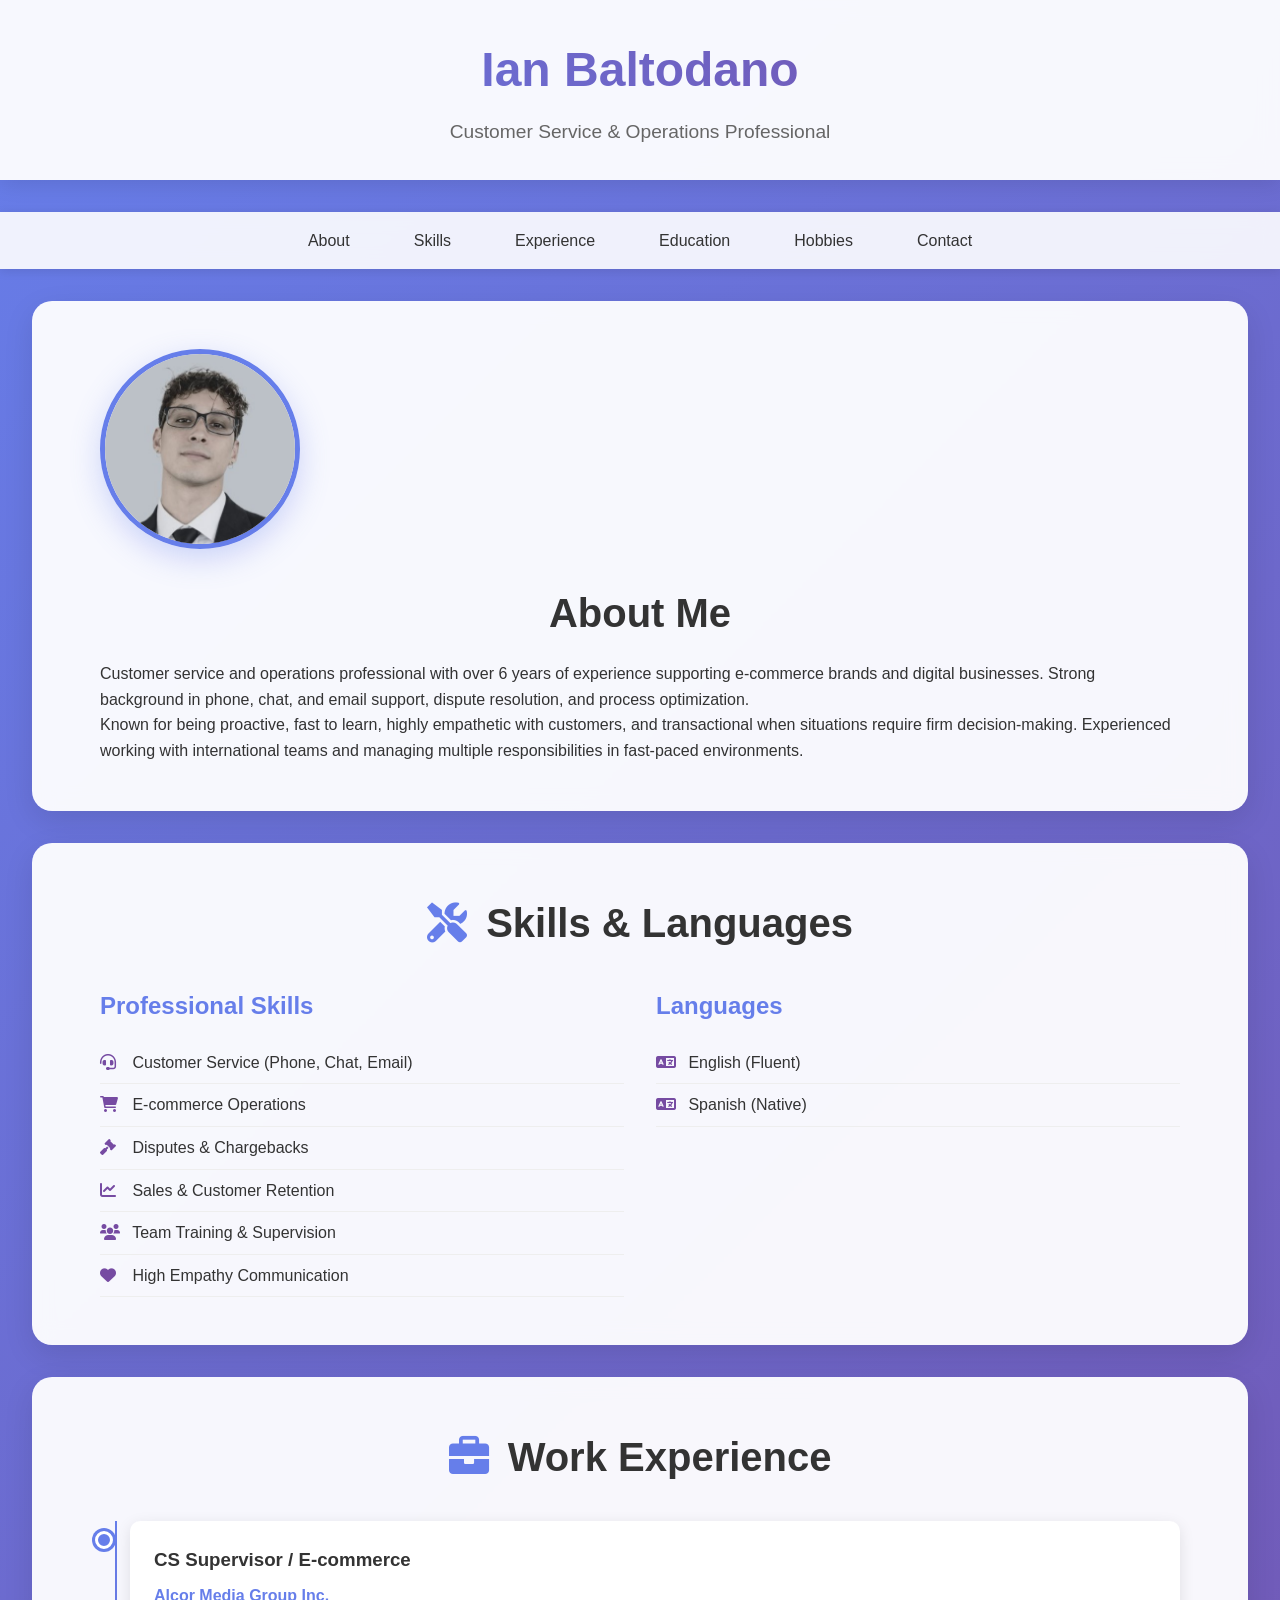
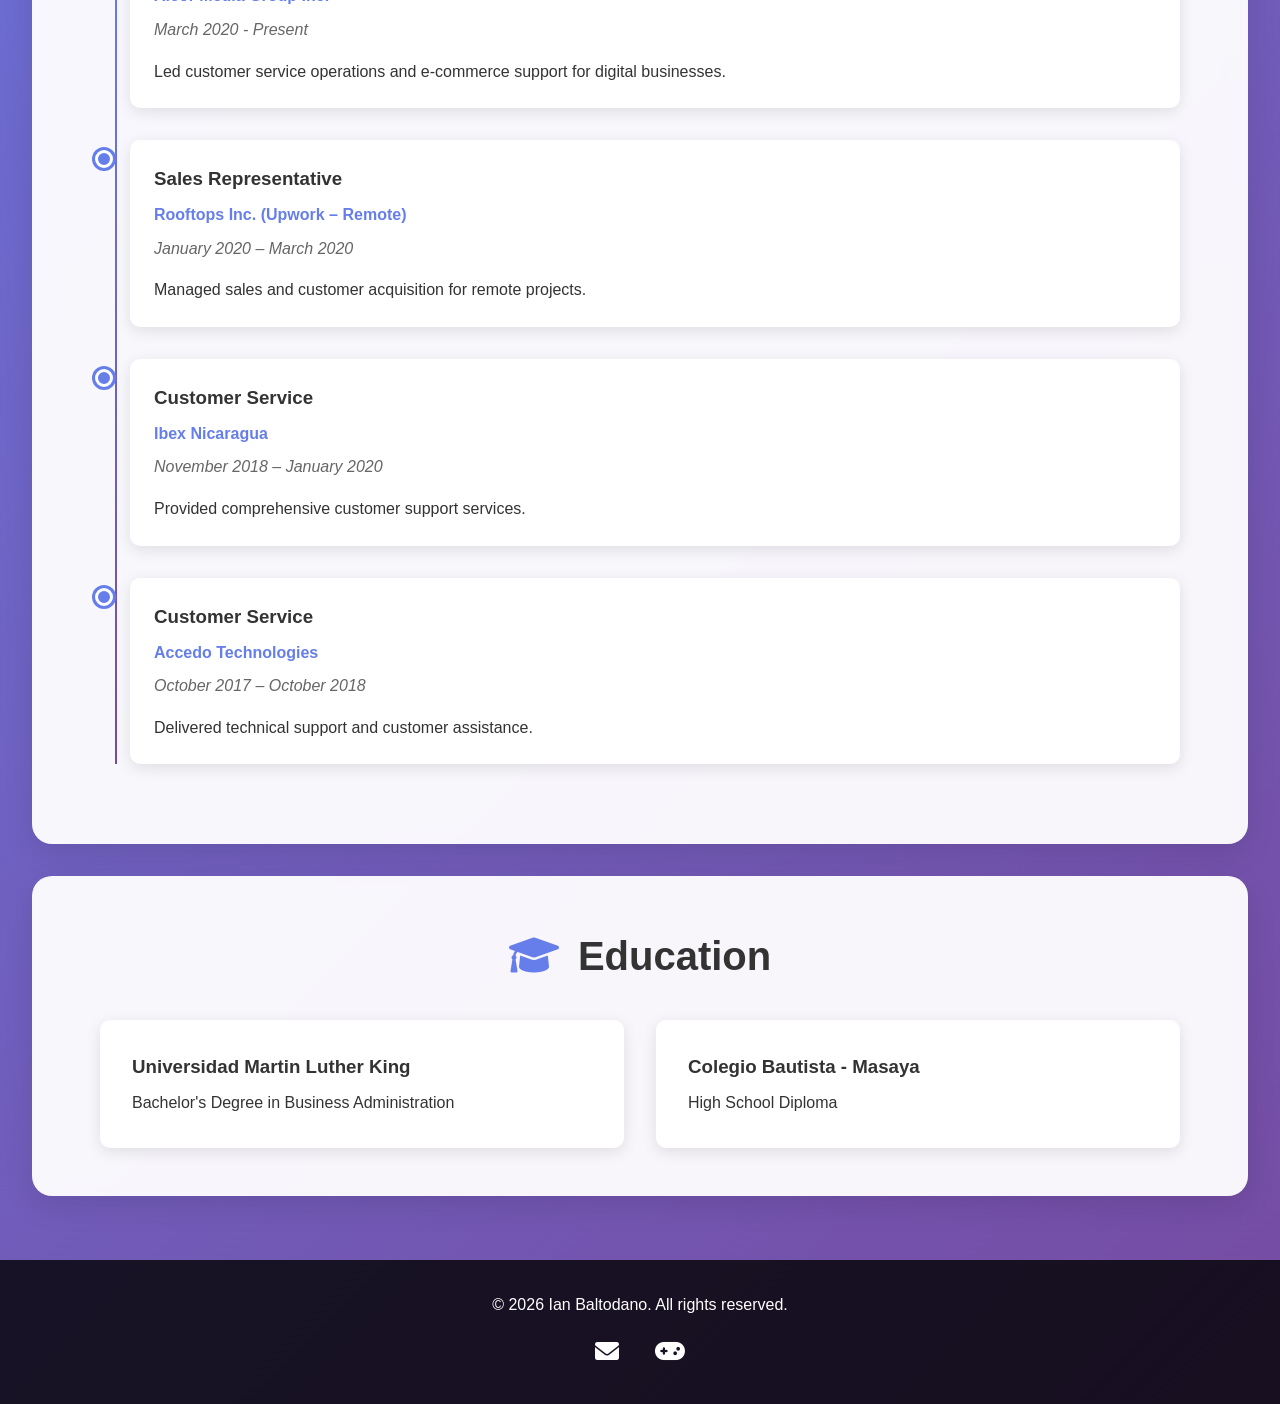
<file: index.html>
<!DOCTYPE html>
<html lang="en">
<head>
    <meta charset="UTF-8">
    <meta name="viewport" content="width=device-width, initial-scale=1.0">
    <title>Ian Baltodano - Resume</title>
    <link rel="stylesheet" href="./style.css">
    <link href="https://cdnjs.cloudflare.com/ajax/libs/font-awesome/6.0.0/css/all.min.css" rel="stylesheet">
</head>
<body>
    <header class="header">
        <div class="container">
            <h1 class="main-title">Ian Baltodano</h1>
            <p class="subtitle">Customer Service & Operations Professional</p>
        </div>
    </header>

    <nav class="nav">
        <div class="container">
            <ul>
                <li><a href="#about">About</a></li>
                <li><a href="#skills">Skills</a></li>
                <li><a href="#experience">Experience</a></li>
                <li><a href="#education">Education</a></li>
                <li><a href="./Public/Hobbies.html">Hobbies</a></li>
                <li><a href="./Public/Contact me.html">Contact</a></li>
            </ul>
        </div>
    </nav>

    <main>
        <section id="about" class="about-section">
            <div class="container">
                <div class="profile-card">
                    <div class="profile-image">
                        <img src="./Images/Profile Picture.jpg" alt="Ian Baltodano Profile Photo" />
                    </div>
                    <div class="profile-info">
                        <h2>About Me</h2>
                        <p>Customer service and operations professional with over 6 years of experience supporting e-commerce brands and digital businesses. Strong background in phone, chat, and email support, dispute resolution, and process optimization.</p>
                        <p>Known for being proactive, fast to learn, highly empathetic with customers, and transactional when situations require firm decision-making. Experienced working with international teams and managing multiple responsibilities in fast-paced environments.</p>
                    </div>
                </div>
            </div>
        </section>

        <section id="skills" class="skills-section">
            <div class="container">
                <h2><i class="fas fa-tools"></i> Skills & Languages</h2>
                <div class="skills-grid">
                    <div class="skill-category">
                        <h3>Professional Skills</h3>
                        <ul>
                            <li><i class="fas fa-headset"></i> Customer Service (Phone, Chat, Email)</li>
                            <li><i class="fas fa-shopping-cart"></i> E-commerce Operations</li>
                            <li><i class="fas fa-gavel"></i> Disputes & Chargebacks</li>
                            <li><i class="fas fa-chart-line"></i> Sales & Customer Retention</li>
                            <li><i class="fas fa-users"></i> Team Training & Supervision</li>
                            <li><i class="fas fa-heart"></i> High Empathy Communication</li>
                        </ul>
                    </div>
                    <div class="skill-category">
                        <h3>Languages</h3>
                        <ul>
                            <li><i class="fas fa-language"></i> English (Fluent)</li>
                            <li><i class="fas fa-language"></i> Spanish (Native)</li>
                        </ul>
                    </div>
                </div>
            </div>
        </section>

        <section id="experience" class="experience-section">
            <div class="container">
                <h2><i class="fas fa-briefcase"></i> Work Experience</h2>
                <div class="timeline">
                    <div class="timeline-item">
                        <div class="timeline-content">
                            <h3>CS Supervisor / E-commerce</h3>
                            <h4>Alcor Media Group Inc.</h4>
                            <p class="date">March 2020 - Present</p>
                            <p>Led customer service operations and e-commerce support for digital businesses.</p>
                        </div>
                    </div>
                    <div class="timeline-item">
                        <div class="timeline-content">
                            <h3>Sales Representative</h3>
                            <h4>Rooftops Inc. (Upwork – Remote)</h4>
                            <p class="date">January 2020 – March 2020</p>
                            <p>Managed sales and customer acquisition for remote projects.</p>
                        </div>
                    </div>
                    <div class="timeline-item">
                        <div class="timeline-content">
                            <h3>Customer Service</h3>
                            <h4>Ibex Nicaragua</h4>
                            <p class="date">November 2018 – January 2020</p>
                            <p>Provided comprehensive customer support services.</p>
                        </div>
                    </div>
                    <div class="timeline-item">
                        <div class="timeline-content">
                            <h3>Customer Service</h3>
                            <h4>Accedo Technologies</h4>
                            <p class="date">October 2017 – October 2018</p>
                            <p>Delivered technical support and customer assistance.</p>
                        </div>
                    </div>
                </div>
            </div>
        </section>

        <section id="education" class="education-section">
            <div class="container">
                <h2><i class="fas fa-graduation-cap"></i> Education</h2>
                <div class="education-grid">
                    <div class="education-item">
                        <h3>Universidad Martin Luther King</h3>
                        <p>Bachelor's Degree in Business Administration</p>
                    </div>
                    <div class="education-item">
                        <h3>Colegio Bautista - Masaya</h3>
                        <p>High School Diploma</p>
                    </div>
                </div>
            </div>
        </section>
    </main>

    <footer class="footer">
        <div class="container">
            <p>&copy; 2026 Ian Baltodano. All rights reserved.</p>
            <div class="social-links">
                <a href="./Public/Contact me.html"><i class="fas fa-envelope"></i></a>
                <a href="./Public/Hobbies.html"><i class="fas fa-gamepad"></i></a>
            </div>
        </div>
    </footer>
</body>
</html>
</file>
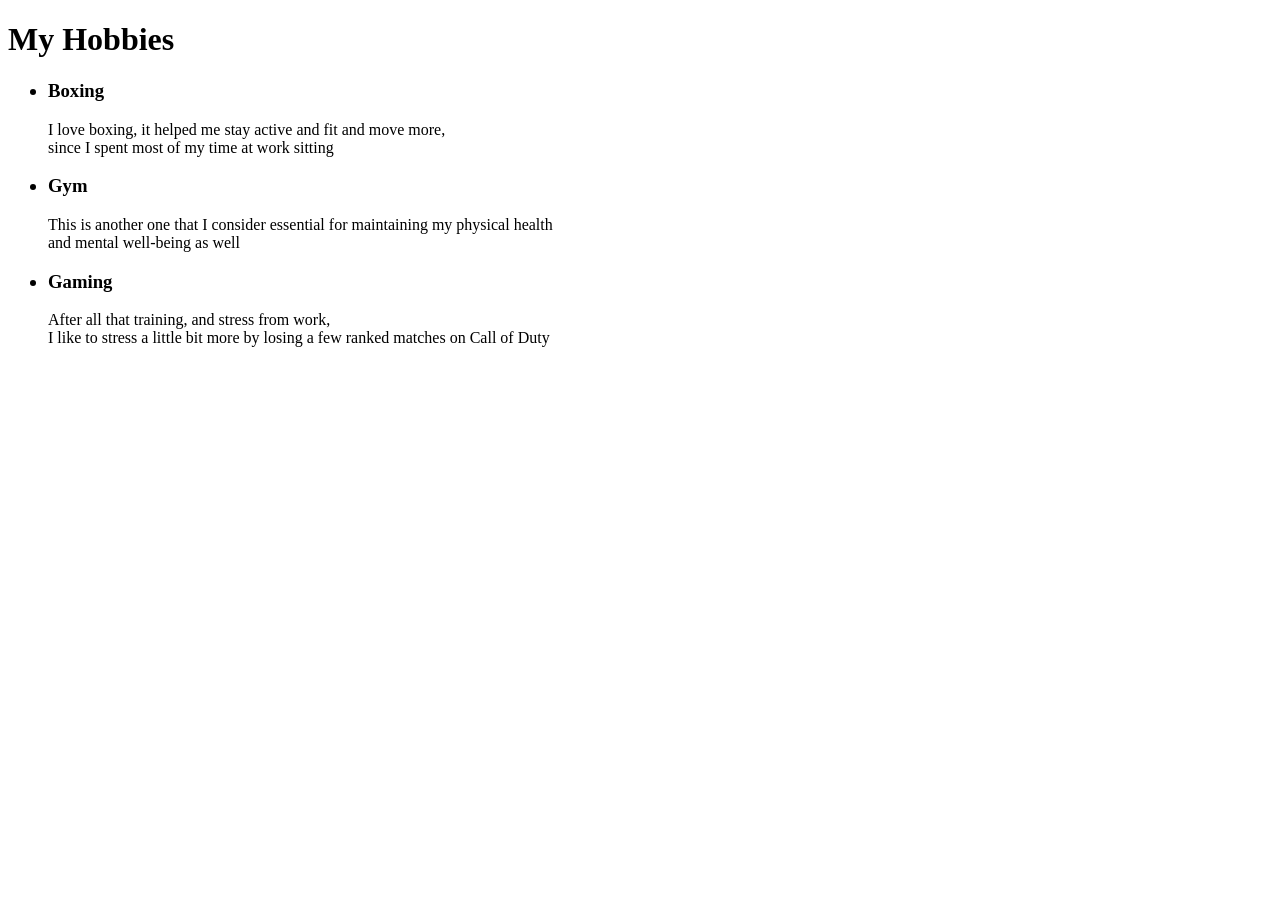
<file: Public/Hobbies.html>
<!DOCTYPE html>
<html lang="en">
<head>
    <meta charset="UTF-8">
    <meta name="Hobbies" content="width=device-width, initial-scale=1.0">
    <title>Hobbies</title>
</head>
<body>
    <h1>My Hobbies</h1>

    <ul>
        <h3><li>Boxing</li></h3>
        <p>I love boxing, it helped me stay active and fit and move more, <br />since I spent most of my time at work sitting</p>
        <h3><li>Gym</li></h3>
        <p>This is another one that I consider essential for maintaining my physical health <br />and mental well-being as well</p>
        <h3><li>Gaming</li></h3>
        <p>After all that training, and stress from work, <br />I like to stress a little bit more by losing a few ranked matches on Call of Duty</p>
    </ul>
</file>
<file: style.css>
* {
    margin: 0;
    padding: 0;
    box-sizing: border-box;
}

body {
    font-family: 'Segoe UI', Tahoma, Geneva, Verdana, sans-serif;
    line-height: 1.6;
    color: #333;
    background: linear-gradient(135deg, #667eea 0%, #764ba2 100%);
    min-height: 100vh;
}

.container {
    max-width: 1200px;
    margin: 0 auto;
    padding: 0 20px;
}


.header {
    background: rgba(255, 255, 255, 0.95);
    backdrop-filter: blur(10px);
    padding: 2rem 0;
    text-align: center;
    box-shadow: 0 4px 20px rgba(0, 0, 0, 0.1);
    margin-bottom: 2rem;
}

.main-title {
    font-size: 3rem;
    font-weight: 700;
    background: linear-gradient(45deg, #667eea, #764ba2);
    -webkit-background-clip: text;
    -webkit-text-fill-color: transparent;
    background-clip: text;
    margin-bottom: 0.5rem;
    animation: fadeInUp 1s ease-out;
}

.subtitle {
    font-size: 1.2rem;
    color: #666;
    font-weight: 300;
}


.nav {
    background: rgba(255, 255, 255, 0.9);
    backdrop-filter: blur(10px);
    position: sticky;
    top: 0;
    z-index: 100;
    box-shadow: 0 2px 10px rgba(0, 0, 0, 0.1);
}

.nav ul {
    display: flex;
    justify-content: center;
    list-style: none;
    padding: 1rem 0;
}

.nav li {
    margin: 0 1rem;
}

.nav a {
    color: #333;
    text-decoration: none;
    font-weight: 500;
    padding: 0.5rem 1rem;
    border-radius: 25px;
    transition: all 0.3s ease;
    position: relative;
}

.nav a:hover {
    background: linear-gradient(45deg, #667eea, #764ba2);
    color: white;
    transform: translateY(-2px);
    box-shadow: 0 4px 15px rgba(102, 126, 234, 0.4);
}


section {
    margin-bottom: 4rem;
}

.about-section,
.skills-section,
.experience-section,
.education-section {
    background: rgba(255, 255, 255, 0.95);
    backdrop-filter: blur(10px);
    border-radius: 20px;
    padding: 3rem;
    margin: 2rem;
    box-shadow: 0 10px 30px rgba(0, 0, 0, 0.1);
    animation: fadeInUp 1s ease-out;
}

section h2 {
    font-size: 2.5rem;
    margin-bottom: 2rem;
    text-align: center;
    color: #333;
    position: relative;
}

section h2 i {
    margin-right: 0.5rem;
    color: #667eea;
}


.profile-card {
    display: flex;
    align-items: center;
    gap: 2rem;
    flex-wrap: wrap;
}

.profile-image {
    flex-shrink: 0;
    width: 200px;
    height: 200px;
    border-radius: 50%;
    overflow: hidden;
    border: 5px solid #667eea;
    box-shadow: 0 10px 30px rgba(102, 126, 234, 0.3);
    transition: transform 0.3s ease;
}

.profile-image:hover {
    transform: scale(1.05);
}

.profile-image img {
    width: 100%;
    height: 100%;
    object-fit: cover;
}

.profile-info h2 {
    margin-bottom: 1rem;
    color: #333;
}


.skills-grid {
    display: grid;
    grid-template-columns: repeat(auto-fit, minmax(300px, 1fr));
    gap: 2rem;
}

.skill-category h3 {
    font-size: 1.5rem;
    margin-bottom: 1rem;
    color: #667eea;
}

.skill-category ul {
    list-style: none;
}

.skill-category li {
    padding: 0.5rem 0;
    border-bottom: 1px solid #eee;
    transition: all 0.3s ease;
}

.skill-category li:hover {
    background: rgba(102, 126, 234, 0.1);
    padding-left: 1rem;
    border-radius: 5px;
}

.skill-category li i {
    margin-right: 0.5rem;
    color: #764ba2;
    width: 20px;
}


.timeline {
    position: relative;
    padding-left: 30px;
}

.timeline::before {
    content: '';
    position: absolute;
    left: 15px;
    top: 0;
    bottom: 0;
    width: 2px;
    background: linear-gradient(to bottom, #667eea, #764ba2);
}

.timeline-item {
    margin-bottom: 2rem;
    position: relative;
}

.timeline-item::before {
    content: '';
    position: absolute;
    left: -35px;
    top: 10px;
    width: 12px;
    height: 12px;
    background: #667eea;
    border-radius: 50%;
    border: 3px solid white;
    box-shadow: 0 0 0 3px #667eea;
}

.timeline-content {
    background: white;
    padding: 1.5rem;
    border-radius: 10px;
    box-shadow: 0 4px 15px rgba(0, 0, 0, 0.1);
    transition: transform 0.3s ease;
}

.timeline-content:hover {
    transform: translateX(10px);
}

.timeline-content h3 {
    color: #333;
    margin-bottom: 0.5rem;
}

.timeline-content h4 {
    color: #667eea;
    margin-bottom: 0.5rem;
}

.date {
    color: #666;
    font-style: italic;
    margin-bottom: 1rem;
}


.education-grid {
    display: grid;
    grid-template-columns: repeat(auto-fit, minmax(300px, 1fr));
    gap: 2rem;
}

.education-item {
    background: white;
    padding: 2rem;
    border-radius: 10px;
    box-shadow: 0 4px 15px rgba(0, 0, 0, 0.1);
    transition: transform 0.3s ease;
}

.education-item:hover {
    transform: translateY(-5px);
    box-shadow: 0 10px 25px rgba(0, 0, 0, 0.15);
}

.education-item h3 {
    color: #333;
    margin-bottom: 0.5rem;
}


.footer {
    background: rgba(0, 0, 0, 0.8);
    color: white;
    text-align: center;
    padding: 2rem 0;
    margin-top: 4rem;
}

.social-links {
    margin-top: 1rem;
}

.social-links a {
    color: white;
    font-size: 1.5rem;
    margin: 0 1rem;
    transition: all 0.3s ease;
}

.social-links a:hover {
    color: #667eea;
    transform: scale(1.2);
}


@keyframes fadeInUp {
    from {
        opacity: 0;
        transform: translateY(30px);
    }
    to {
        opacity: 1;
        transform: translateY(0);
    }
}


.contact-section {
    background: rgba(255, 255, 255, 0.95);
    backdrop-filter: blur(10px);
    border-radius: 20px;
    padding: 3rem;
    margin: 2rem;
    box-shadow: 0 10px 30px rgba(0, 0, 0, 0.1);
    animation: fadeInUp 1s ease-out;
}

.contact-card {
    display: grid;
    grid-template-columns: repeat(auto-fit, minmax(250px, 1fr));
    gap: 2rem;
    max-width: 800px;
    margin: 0 auto;
}

.contact-item {
    background: white;
    padding: 2rem;
    border-radius: 15px;
    box-shadow: 0 8px 25px rgba(0, 0, 0, 0.1);
    text-align: center;
    transition: all 0.3s ease;
    position: relative;
    overflow: hidden;
}

.contact-item::before {
    content: '';
    position: absolute;
    top: 0;
    left: 0;
    right: 0;
    height: 4px;
    background: linear-gradient(45deg, #667eea, #764ba2);
}

.contact-item:hover {
    transform: translateY(-5px);
    box-shadow: 0 15px 35px rgba(0, 0, 0, 0.15);
}

.contact-icon {
    font-size: 3rem;
    color: #667eea;
    margin-bottom: 1rem;
    transition: transform 0.3s ease;
}

.contact-item:hover .contact-icon {
    transform: scale(1.1);
}

.contact-info h3 {
    font-size: 1.5rem;
    margin-bottom: 0.5rem;
    color: #333;
}

.contact-info p {
    color: #666;
    line-height: 1.6;
}
</file>
